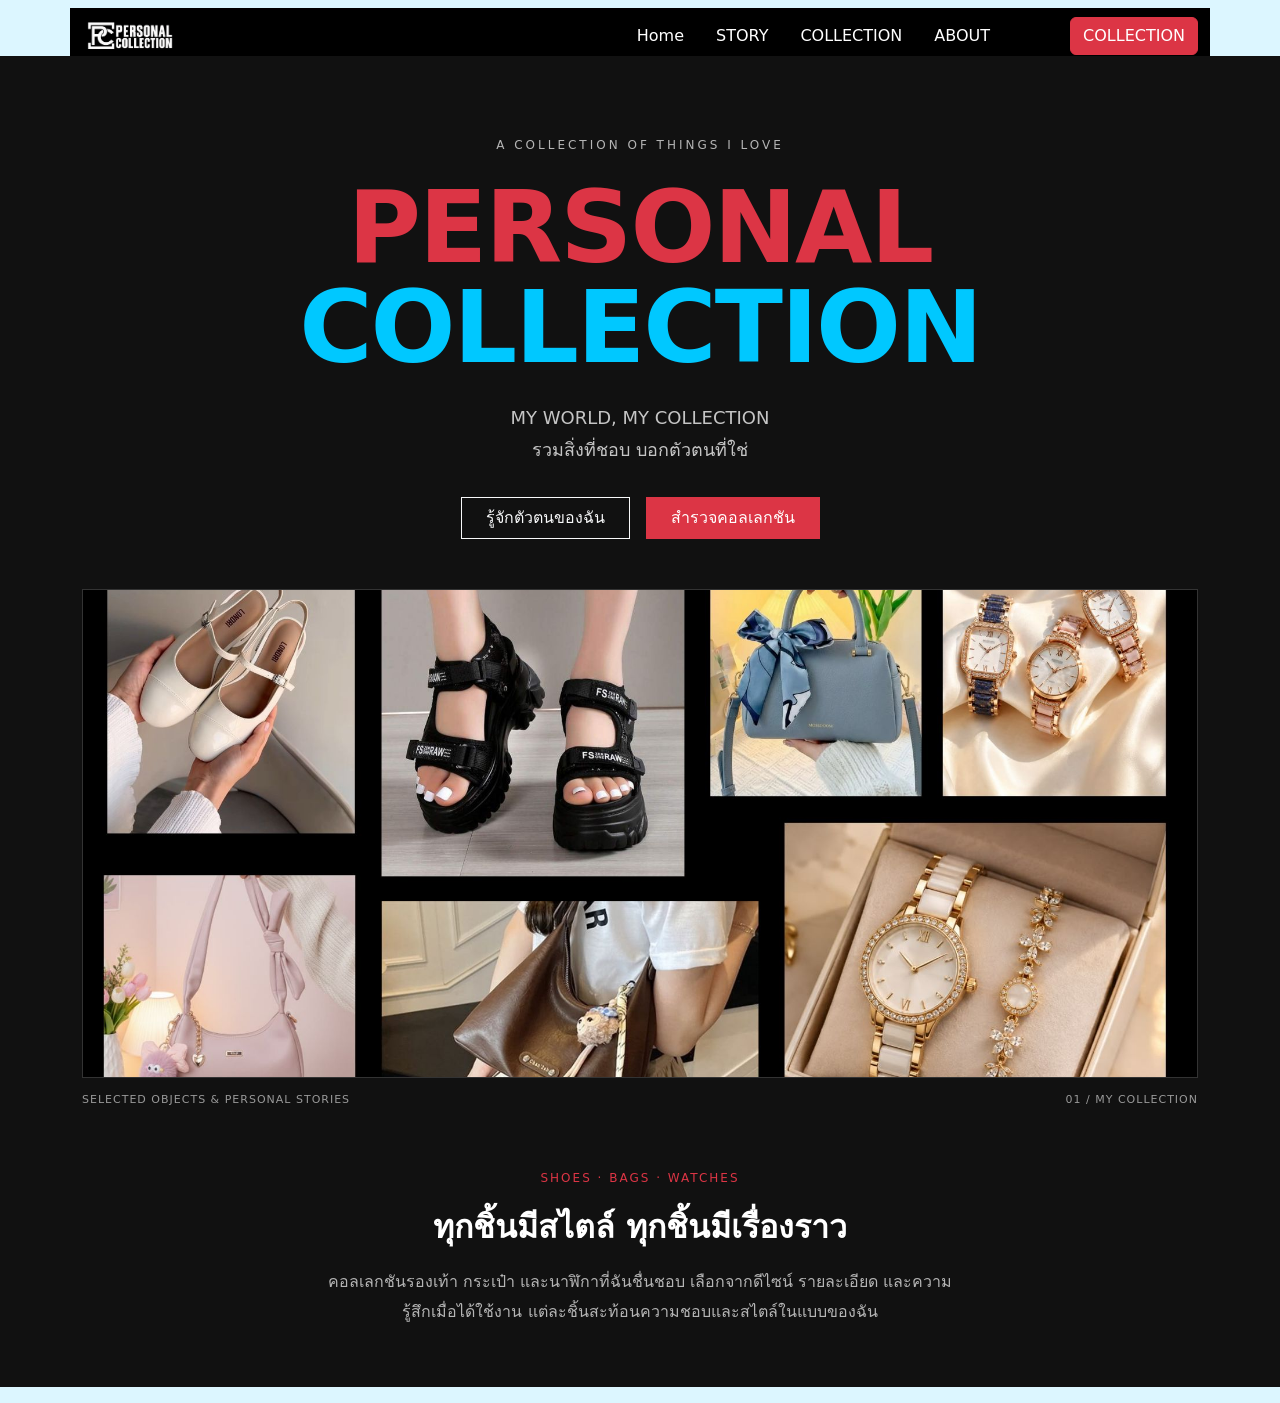
<file: index.html>
<!doctype html>
<html lang="en" data-bs-theme="light">

<head>
    <title>Personal Collection | My World</title>
    <!-- Required meta tags -->
    <meta charset="utf-8" />
    <meta name="viewport" content="width=device-width, initial-scale=1" />

    <!-- Bootstrap CSS v5.3.8 -->
    <link href="https://cdn.jsdelivr.net/npm/bootstrap@5.3.8/dist/css/bootstrap.min.css" rel="stylesheet"
        integrity="sha384-sRIl4kxILFvY47J16cr9ZwB07vP4J8+LH7qKQnuqkuIAvNWLzeN8tE5YBujZqJLB" crossorigin="anonymous" />

    <link rel="stylesheet" href="style.css" />



</head>

<body>
    <header>
        <!-- place navbar here -->
        <div class="container web-header">
            <div class="row justify-content-between align-items-center g-2">
                <div class="col-auto">
                    <a href="#">
                        <img id="logo" src="images/logo1.png" alt="Personal Collection"
                            style="width: 96px; height: auto; display: block;">
                    </a>
                </div>
                <div class="col">

                    <ul class="nav justify-content-end align-items-center">
                        <li class="nav-item">
                            <a class="nav-link active" href="#" aria-current="page">Home</a>
                        </li>
                        <li class="nav-item">
                            <a class="nav-link" href="story.html">STORY</a>
                        </li>
                        <li class="nav-item">
                            <a class="nav-link" href="collection.html">COLLECTION</a>
                        </li>
                        <li class="nav-item">
                            <a class="nav-link text-white" href="about.html">ABOUT</a>
                        </li>
                        <li class="nav-item">
                            <a class="nav-link" href="#"><i class="fas fa-search"></i></a>
                        </li>
                        <li class="nav-item">
                            <a class="nav-link" href="#"><i class="fa-brands fa-discord"></i></a>
                        </li>
                        <li class="nav-item">
                            <div class="d-grid gap-2">
                                <button type="button" name="" id="" class="btn btn-danger">
                                    COLLECTION
                                </button>
                            </div>
                        </li>

                    </ul>
                </div>
            </div>
        </div>
        <!--Banner-->
        <!-- Banner / HOME -->
        <section id="home" class="hero-section">
            <div class="container text-center">

                <p class="hero-label">A COLLECTION OF THINGS I LOVE</p>

                <h1 class="hero-title">
                    <span>PERSONAL</span><br>
                    COLLECTION
                </h1>

                <p class="hero-description">
                    MY WORLD, MY COLLECTION<br>
                    รวมสิ่งที่ชอบ บอกตัวตนที่ใช่
                </p>

                <div class="d-flex justify-content-center flex-wrap gap-3">
                    <a href="#about" class="btn btn-outline-light px-4 py-2 rounded-0">
                        รู้จักตัวตนของฉัน
                    </a>

                    <a href="story.html" class="btn btn-danger px-4 py-2 rounded-0">
                        สำรวจคอลเลกชัน
                    </a>
                </div>

                <div class="hero-image">
                    <img src="images/collection-cover.jpg" alt="ภาพรวมสิ่งของในคอลเลกชันของฉัน">
                </div>

                <div class="hero-caption">
                    <span>SELECTED OBJECTS & PERSONAL STORIES</span>
                    <span>01 / MY COLLECTION</span>
                </div>
                <div class="collection-intro">
                    <p class="intro-label">SHOES · BAGS · WATCHES</p>

                    <h2>ทุกชิ้นมีสไตล์ ทุกชิ้นมีเรื่องราว</h2>

                    <p class="intro-description">
                        คอลเลกชันรองเท้า กระเป๋า และนาฬิกาที่ฉันชื่นชอบ
                        เลือกจากดีไซน์ รายละเอียด และความรู้สึกเมื่อได้ใช้งาน
                        แต่ละชิ้นสะท้อนความชอบและสไตล์ในแบบของฉัน
                    </p>
                </div>
            </div>
        </section>

    </header>

    <footer>
        <!-- place footer here -->
    </footer>
    <!-- Bootstrap JavaScript Bundle (includes Popper) -->
    <script src="https://cdn.jsdelivr.net/npm/bootstrap@5.3.8/dist/js/bootstrap.bundle.min.js"
        integrity="sha384-FKyoEForCGlyvwx9Hj09JcYn3nv7wiPVlz7YYwJrWVcXK/BmnVDxM+D2scQbITxI"
        crossorigin="anonymous"></script>
</body>

</html>
</file>
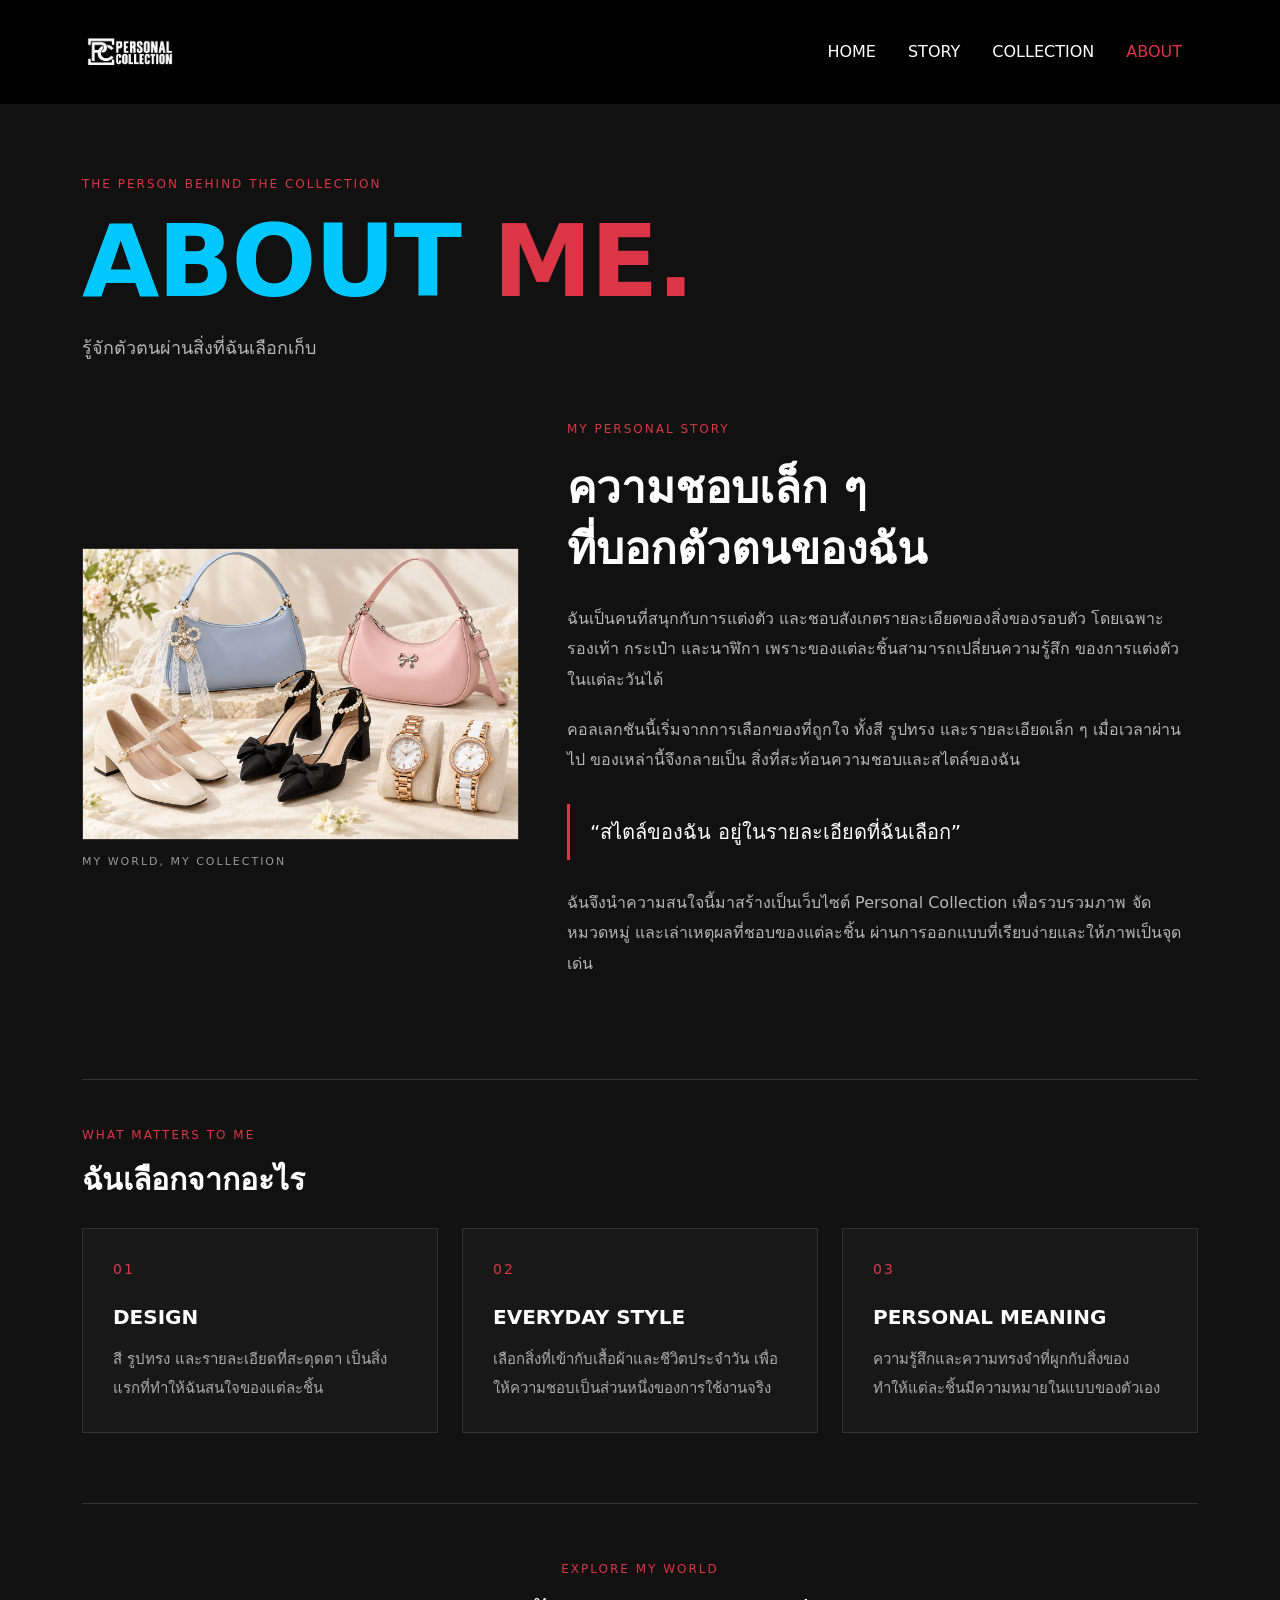
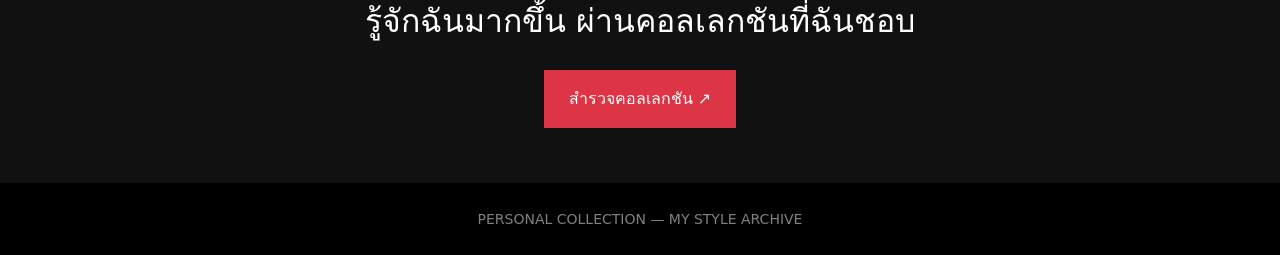
<file: about.html>
<!doctype html>
<html lang="th">

<head>
    <meta charset="utf-8">
    <meta name="viewport" content="width=device-width, initial-scale=1">

    <title>About | Personal Collection</title>

    <link
        href="https://cdn.jsdelivr.net/npm/bootstrap@5.3.8/dist/css/bootstrap.min.css"
        rel="stylesheet"
    >

    <link rel="stylesheet" href="style.css">
</head>

<body class="bg-dark text-white">

    <!-- เมนู -->
    <header class="bg-black">
        <nav class="container py-3" aria-label="เมนูหลัก">
            <div class="d-flex justify-content-between align-items-center flex-wrap gap-3">

                <a href="index.html">
                    <img
                        src="images/logo1.png"
                        alt="Personal Collection"
                        style="width: 96px; height: auto; display: block;"
                    >
                </a>

                <ul class="nav align-items-center">
                    <li class="nav-item">
                        <a class="nav-link text-white" href="index.html">
                            HOME
                        </a>
                    </li>

                    <li class="nav-item">
                        <a class="nav-link text-white" href="story.html">
                            STORY
                        </a>
                    </li>

                    <li class="nav-item">
                        <a class="nav-link text-white" href="collection.html">
                            COLLECTION
                        </a>
                    </li>

                    <li class="nav-item">
                        <a
                            class="nav-link text-danger"
                            href="about.html"
                            aria-current="page"
                        >
                            ABOUT
                        </a>
                    </li>
                </ul>

            </div>
        </nav>
    </header>

    <main class="about-page">
        <div class="container">

            <!-- หัวข้อหน้า -->
            <div class="about-heading">
                <p class="about-label">THE PERSON BEHIND THE COLLECTION</p>

                <h1>ABOUT <span>ME.</span></h1>

                <p class="about-subtitle">
                    รู้จักตัวตนผ่านสิ่งที่ฉันเลือกเก็บ
                </p>
            </div>

            <!-- ภาพและเรื่องราว -->
            <section class="row align-items-center g-5">

                <div class="col-12 col-lg-5">
                    <figure class="about-photo">
                        <img
                            src="images/ALL.png"
                            alt="ภาพที่สะท้อนตัวตนและความชอบด้านแฟชั่นของฉัน"
                        >

                        <figcaption>
                            MY WORLD, MY COLLECTION
                        </figcaption>
                    </figure>
                </div>

                <div class="col-12 col-lg-7">
                    <div class="about-content">
                        <p class="about-label">MY PERSONAL STORY</p>

                        <h2>ความชอบเล็ก ๆ<br>ที่บอกตัวตนของฉัน</h2>

                        <p>
                            ฉันเป็นคนที่สนุกกับการแต่งตัว
                            และชอบสังเกตรายละเอียดของสิ่งของรอบตัว
                            โดยเฉพาะรองเท้า กระเป๋า และนาฬิกา
                            เพราะของแต่ละชิ้นสามารถเปลี่ยนความรู้สึก
                            ของการแต่งตัวในแต่ละวันได้
                        </p>

                        <p>
                            คอลเลกชันนี้เริ่มจากการเลือกของที่ถูกใจ
                            ทั้งสี รูปทรง และรายละเอียดเล็ก ๆ
                            เมื่อเวลาผ่านไป ของเหล่านี้จึงกลายเป็น
                            สิ่งที่สะท้อนความชอบและสไตล์ของฉัน
                        </p>

                        <blockquote class="about-quote">
                            “สไตล์ของฉัน อยู่ในรายละเอียดที่ฉันเลือก”
                        </blockquote>

                        <p>
                            ฉันจึงนำความสนใจนี้มาสร้างเป็นเว็บไซต์
                            Personal Collection เพื่อรวบรวมภาพ
                            จัดหมวดหมู่ และเล่าเหตุผลที่ชอบของแต่ละชิ้น
                            ผ่านการออกแบบที่เรียบง่ายและให้ภาพเป็นจุดเด่น
                        </p>
                    </div>
                </div>

            </section>

            <!-- แนวคิดในการเลือก -->
            <section class="about-values" aria-labelledby="values-title">

                <div class="about-section-heading">
                    <p class="about-label">WHAT MATTERS TO ME</p>
                    <h2 id="values-title">ฉันเลือกจากอะไร</h2>
                </div>

                <div class="row g-4">

                    <div class="col-12 col-md-4">
                        <article class="about-value-card">
                            <span class="about-number">01</span>
                            <h3>DESIGN</h3>
                            <p>
                                สี รูปทรง และรายละเอียดที่สะดุดตา
                                เป็นสิ่งแรกที่ทำให้ฉันสนใจของแต่ละชิ้น
                            </p>
                        </article>
                    </div>

                    <div class="col-12 col-md-4">
                        <article class="about-value-card">
                            <span class="about-number">02</span>
                            <h3>EVERYDAY STYLE</h3>
                            <p>
                                เลือกสิ่งที่เข้ากับเสื้อผ้าและชีวิตประจำวัน
                                เพื่อให้ความชอบเป็นส่วนหนึ่งของการใช้งานจริง
                            </p>
                        </article>
                    </div>

                    <div class="col-12 col-md-4">
                        <article class="about-value-card">
                            <span class="about-number">03</span>
                            <h3>PERSONAL MEANING</h3>
                            <p>
                                ความรู้สึกและความทรงจำที่ผูกกับสิ่งของ
                                ทำให้แต่ละชิ้นมีความหมายในแบบของตัวเอง
                            </p>
                        </article>
                    </div>

                </div>
            </section>

            <!-- ปุ่มท้ายหน้า -->
            <section class="about-cta">
                <p class="about-label">EXPLORE MY WORLD</p>
                <h2>รู้จักฉันมากขึ้น ผ่านคอลเลกชันที่ฉันชอบ</h2>

                <a
                    href="story.html"
                    class="btn btn-danger rounded-0 px-4 py-3"
                >
                    สำรวจคอลเลกชัน ↗
                </a>
            </section>

        </div>
    </main>

    <footer class="bg-black text-center text-white-50 py-4">
        <small>PERSONAL COLLECTION — MY STYLE ARCHIVE</small>
    </footer>

</body>

</html>
</file>
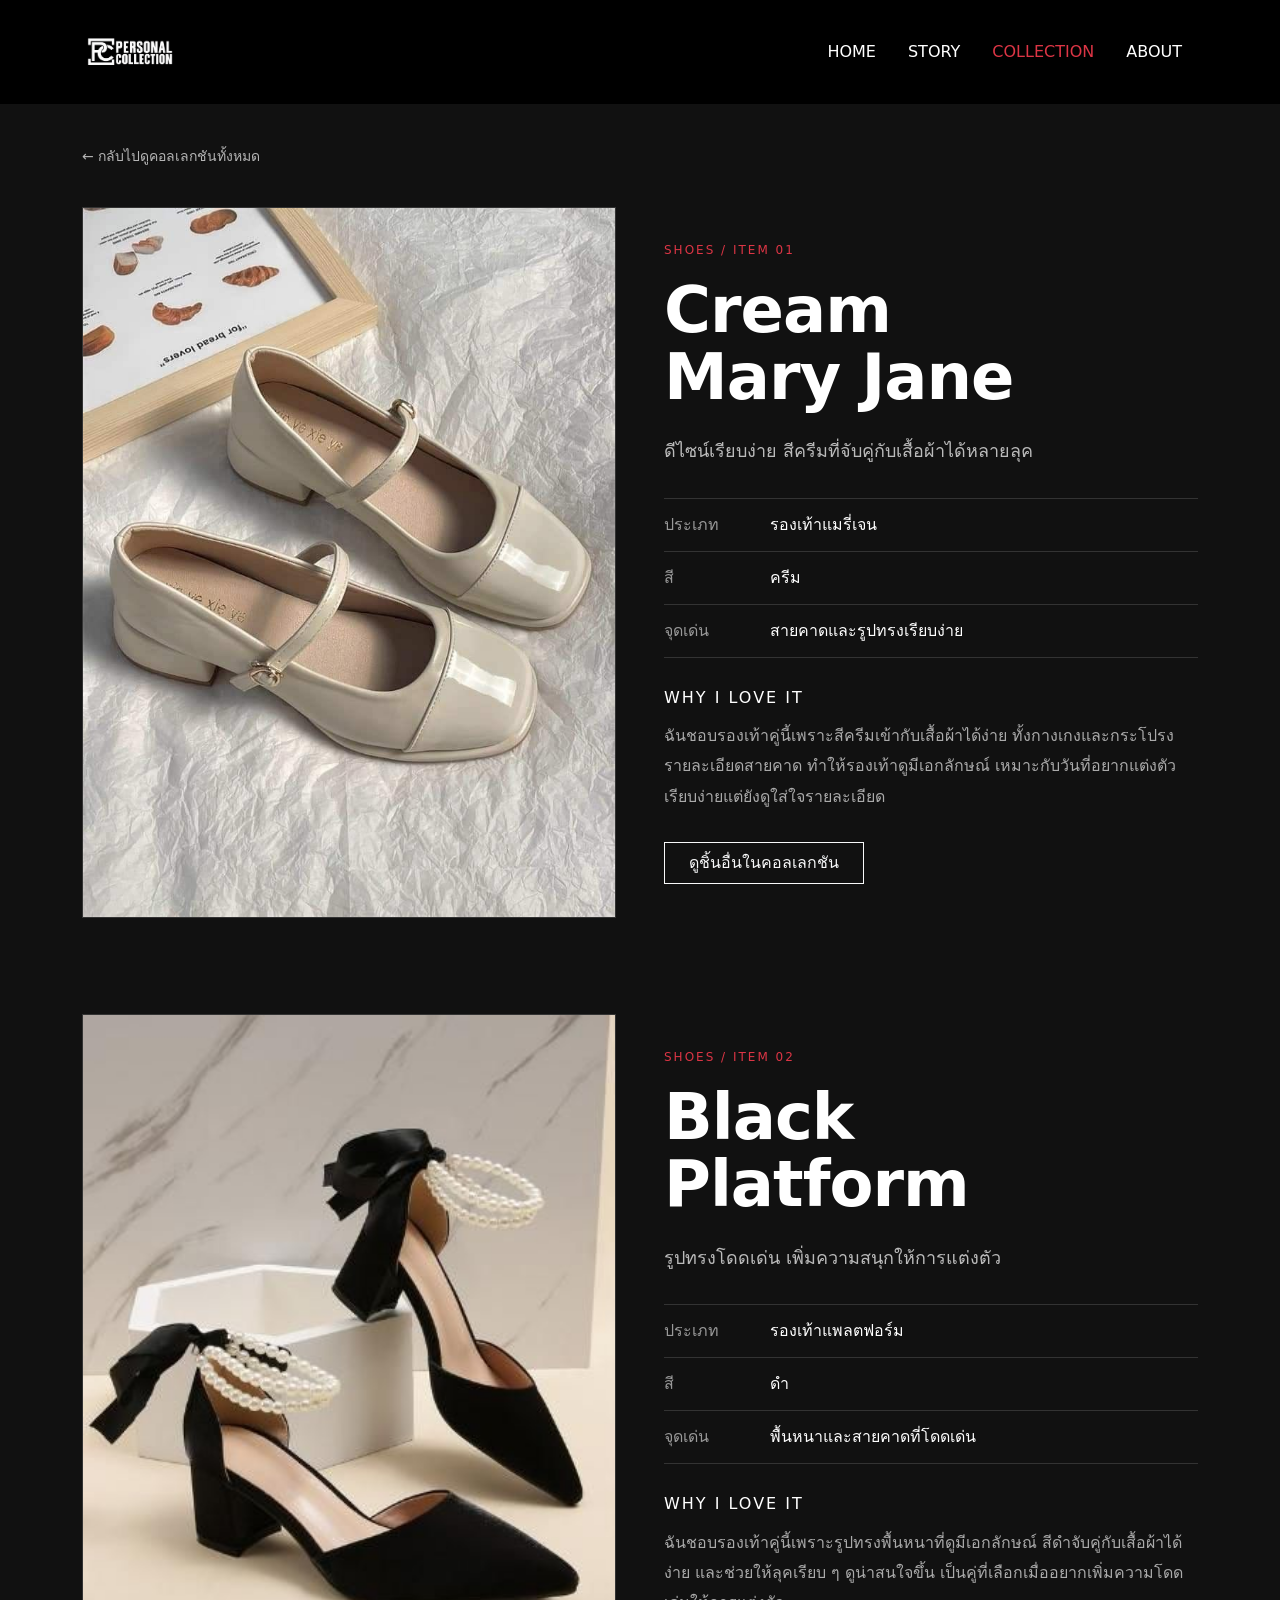
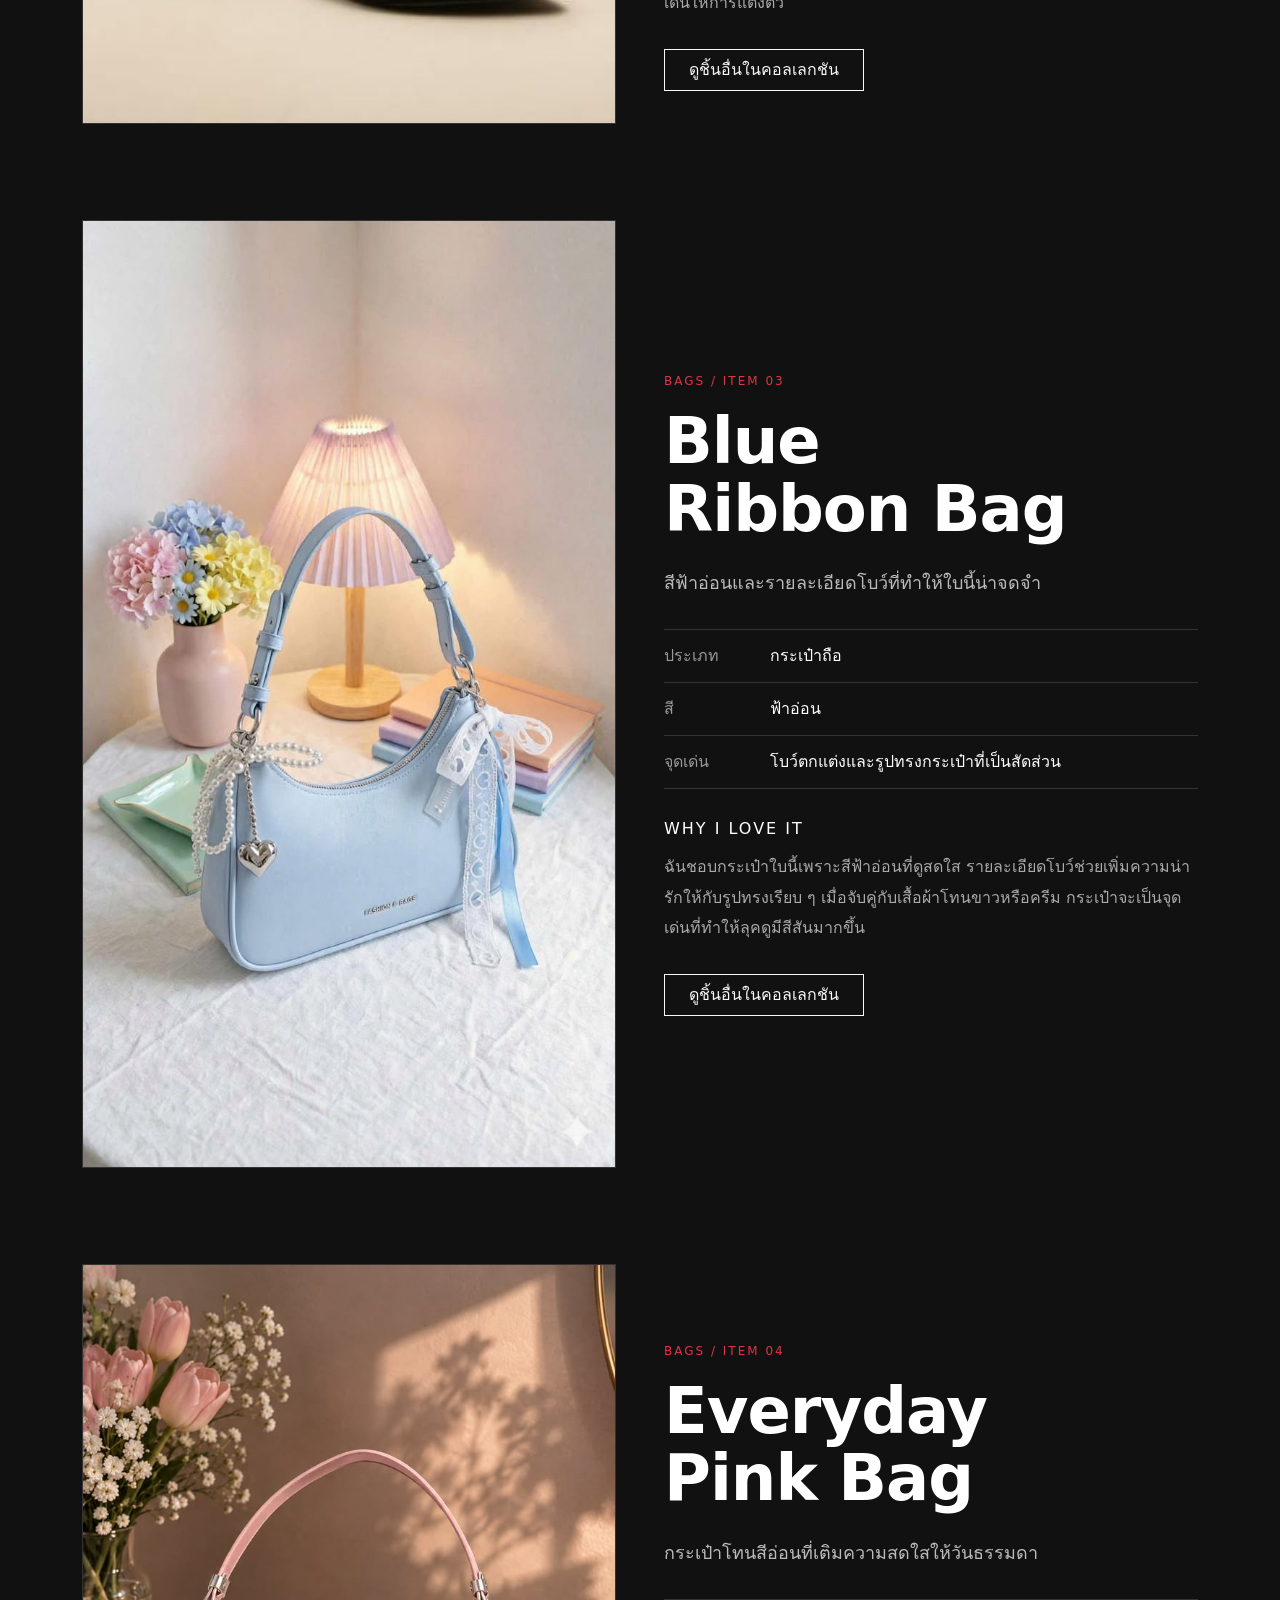
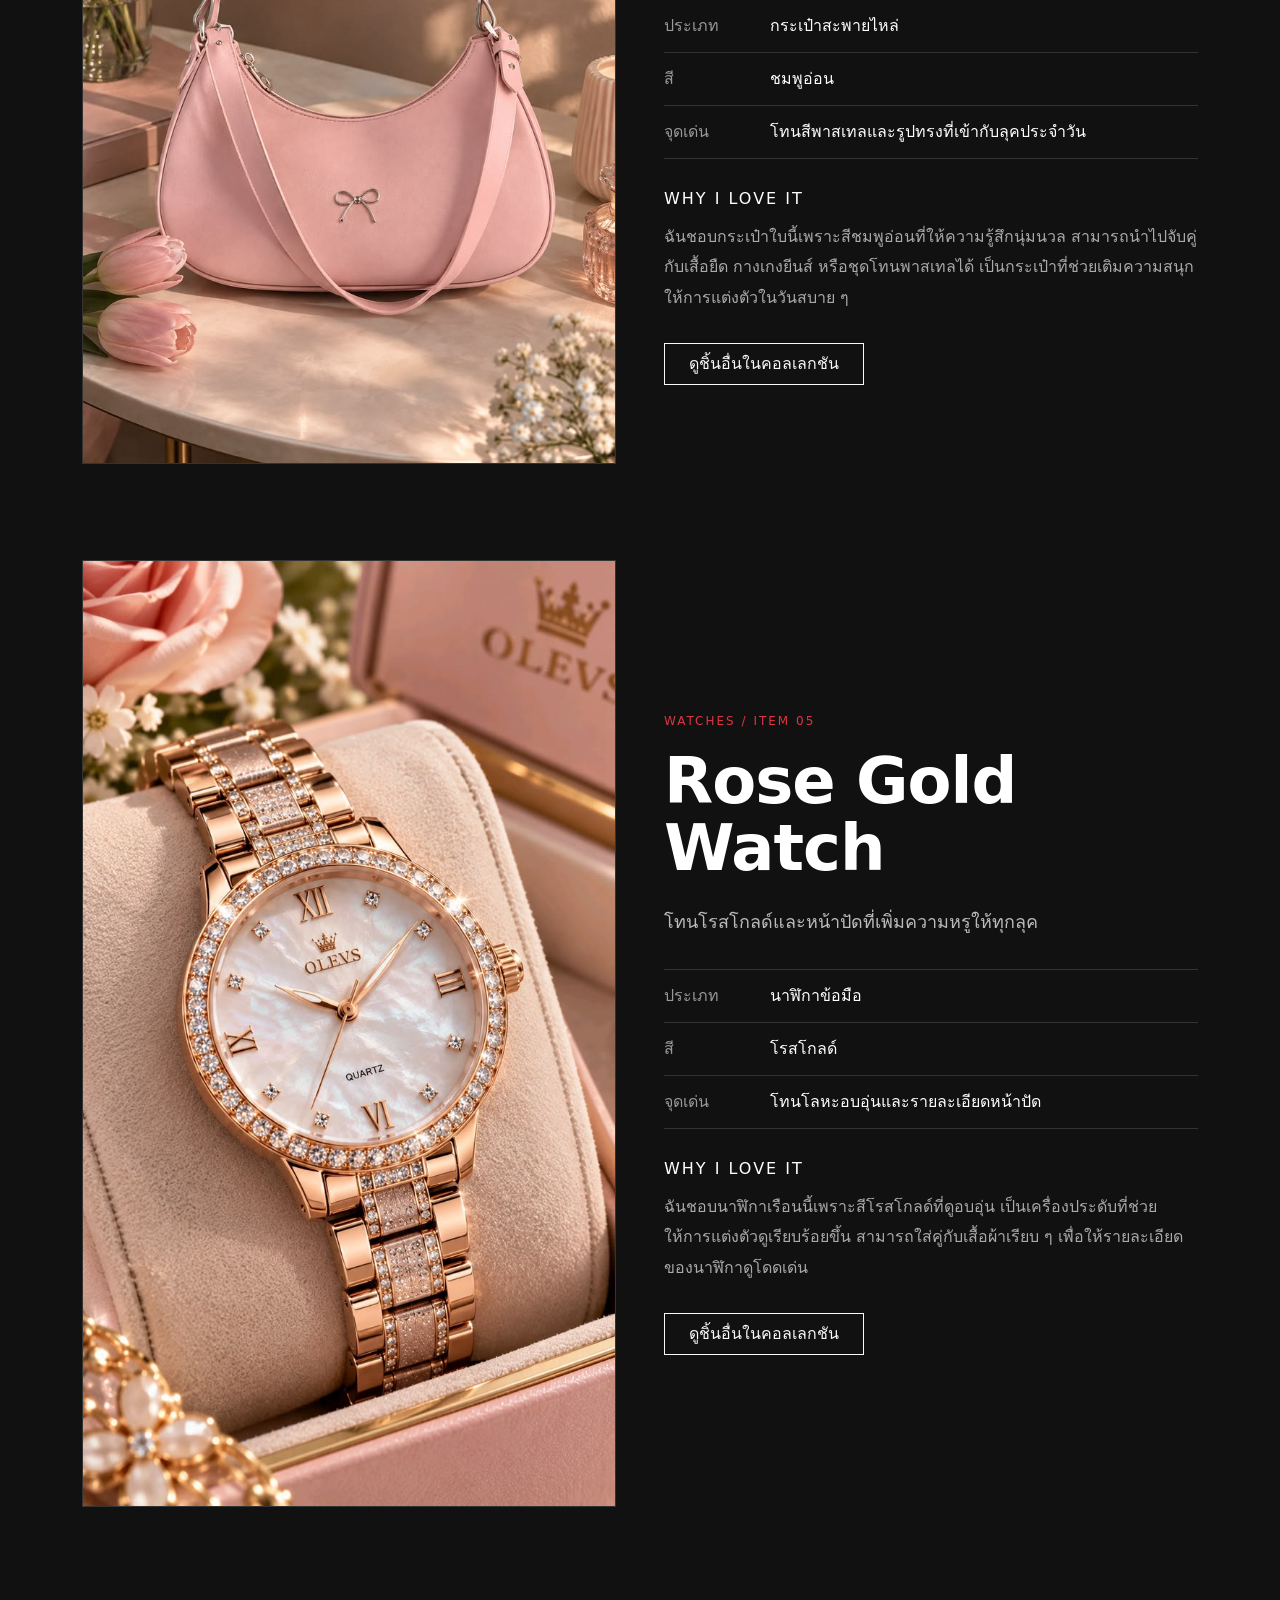
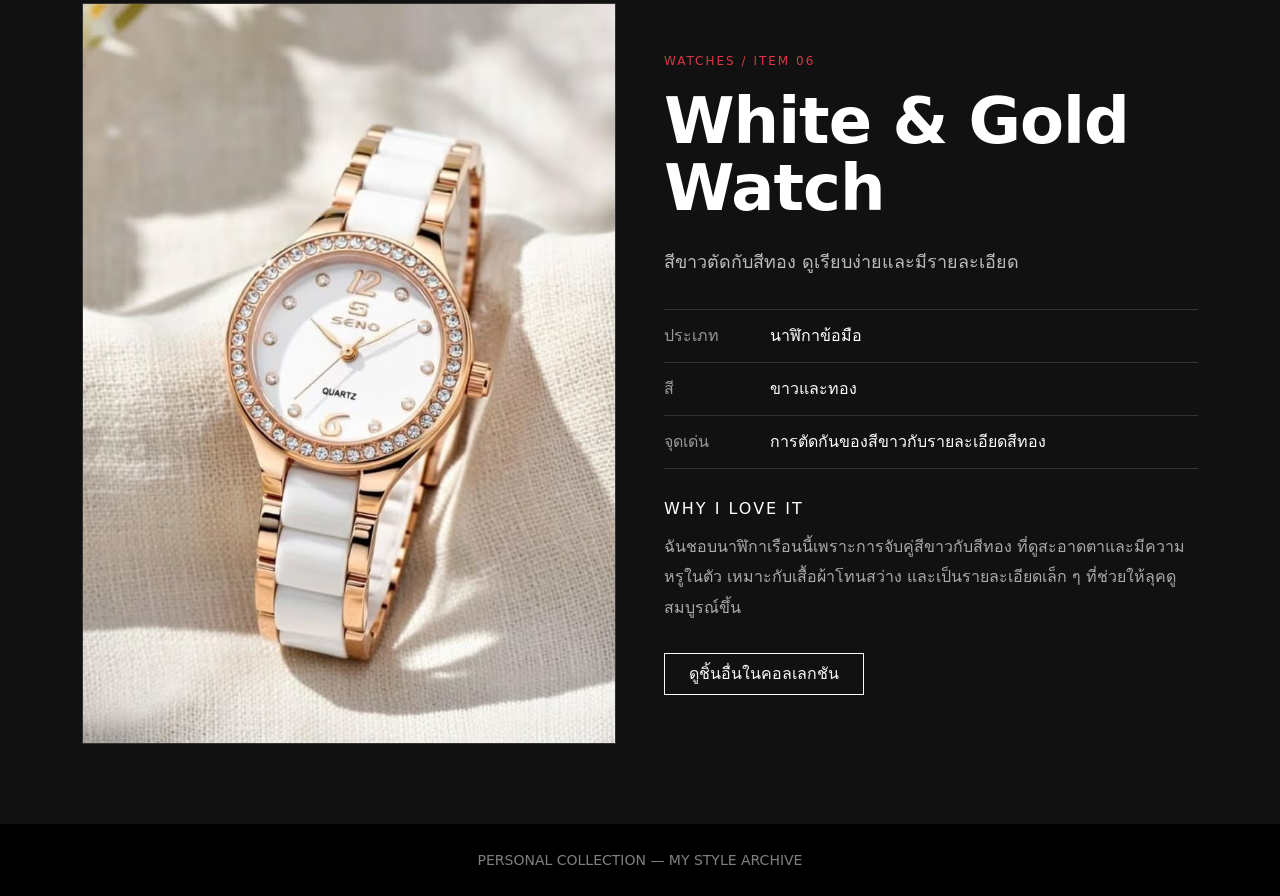
<file: collection.html>
<!doctype html>
<html lang="th">

<head>
    <meta charset="utf-8">
    <meta name="viewport" content="width=device-width, initial-scale=1">

    <title>Collection | Personal Collection</title>

    <link href="https://cdn.jsdelivr.net/npm/bootstrap@5.3.8/dist/css/bootstrap.min.css" rel="stylesheet">

    <link rel="stylesheet" href="style.css">
</head>

<body class="bg-dark text-white">

    <!-- เมนู -->
    <header class="bg-black">
        <nav class="container py-3" aria-label="เมนูหลัก">
            <div class="d-flex justify-content-between align-items-center flex-wrap gap-3">

                <a href="index.html">
                    <img src="images/logo1.png" alt="Personal Collection"
                        style="width: 96px; height: auto; display: block;">
                </a>

                <ul class="nav align-items-center">
                    <li class="nav-item">
                        <a class="nav-link text-white" href="index.html">
                            HOME
                        </a>
                    </li>

                    <li class="nav-item">
                        <a class="nav-link text-white" href="story.html">
                            STORY
                        </a>
                    </li>

                    <li class="nav-item">
                        <a class="nav-link text-danger" href="collection.html" aria-current="page">
                            COLLECTION
                        </a>
                    </li>

                    <li class="nav-item">
                        <a class="nav-link text-white" href="about.html">ABOUT</a>
                    </li>
                </ul>

            </div>
        </nav>
    </header>

    <main class="collection-detail-page">
        <div class="container">

            <a href="story.html" class="back-link">
                ← กลับไปดูคอลเลกชันทั้งหมด
            </a>

            <h1 class="visually-hidden">
                รายละเอียดคอลเลกชันรองเท้า กระเป๋า และนาฬิกา
            </h1>

            <!-- ชิ้นที่ 1 : Cream Mary Jane -->
            <section id="shoes-01" class="row align-items-center g-5">

                <div class="col-12 col-lg-6">
                    <div class="detail-image">
                        <img src="images/shoes-01.jpg" alt="รองเท้าแมรี่เจนสีครีม">
                    </div>
                </div>

                <div class="col-12 col-lg-6">
                    <p class="detail-label">SHOES / ITEM 01</p>

                    <h2 class="detail-title">Cream<br>Mary Jane</h2>

                    <p class="detail-summary">
                        ดีไซน์เรียบง่าย สีครีมที่จับคู่กับเสื้อผ้าได้หลายลุค
                    </p>

                    <dl class="detail-specs">
                        <div>
                            <dt>ประเภท</dt>
                            <dd>รองเท้าแมรี่เจน</dd>
                        </div>

                        <div>
                            <dt>สี</dt>
                            <dd>ครีม</dd>
                        </div>

                        <div>
                            <dt>จุดเด่น</dt>
                            <dd>สายคาดและรูปทรงเรียบง่าย</dd>
                        </div>
                    </dl>

                    <div class="detail-story">
                        <h3>WHY I LOVE IT</h3>

                        <p>
                            ฉันชอบรองเท้าคู่นี้เพราะสีครีมเข้ากับเสื้อผ้าได้ง่าย
                            ทั้งกางเกงและกระโปรง รายละเอียดสายคาด
                            ทำให้รองเท้าดูมีเอกลักษณ์
                            เหมาะกับวันที่อยากแต่งตัวเรียบง่ายแต่ยังดูใส่ใจรายละเอียด
                        </p>
                    </div>

                    <a href="story.html" class="btn btn-outline-light rounded-0 px-4 py-2">
                        ดูชิ้นอื่นในคอลเลกชัน
                    </a>
                </div>

            </section>

            <!-- ชิ้นที่ 2 : Black Platform -->
            <section id="shoes-02" class="row align-items-center g-5 mt-5">

                <div class="col-12 col-lg-6">
                    <div class="detail-image">
                        <img src="images/shoes-02.jpg" alt="รองเท้าแพลตฟอร์มสีดำ" loading="lazy">
                    </div>
                </div>

                <div class="col-12 col-lg-6">
                    <p class="detail-label">SHOES / ITEM 02</p>

                    <h2 class="detail-title">Black<br>Platform</h2>

                    <p class="detail-summary">
                        รูปทรงโดดเด่น เพิ่มความสนุกให้การแต่งตัว
                    </p>

                    <dl class="detail-specs">
                        <div>
                            <dt>ประเภท</dt>
                            <dd>รองเท้าแพลตฟอร์ม</dd>
                        </div>

                        <div>
                            <dt>สี</dt>
                            <dd>ดำ</dd>
                        </div>

                        <div>
                            <dt>จุดเด่น</dt>
                            <dd>พื้นหนาและสายคาดที่โดดเด่น</dd>
                        </div>
                    </dl>

                    <div class="detail-story">
                        <h3>WHY I LOVE IT</h3>

                        <p>
                            ฉันชอบรองเท้าคู่นี้เพราะรูปทรงพื้นหนาที่ดูมีเอกลักษณ์
                            สีดำจับคู่กับเสื้อผ้าได้ง่าย
                            และช่วยให้ลุคเรียบ ๆ ดูน่าสนใจขึ้น
                            เป็นคู่ที่เลือกเมื่ออยากเพิ่มความโดดเด่นให้การแต่งตัว
                        </p>
                    </div>

                    <a href="story.html" class="btn btn-outline-light rounded-0 px-4 py-2">
                        ดูชิ้นอื่นในคอลเลกชัน
                    </a>
                </div>

            </section>

            <!-- ชิ้นที่ 3 : Blue Ribbon Bag -->
            <section id="bag-01" class="row align-items-center g-5 mt-5">

                <div class="col-12 col-lg-6">
                    <div class="detail-image">
                        <img src="images/bag-01.jpg" alt="กระเป๋าสีฟ้าตกแต่งโบว์" loading="lazy">
                    </div>
                </div>

                <div class="col-12 col-lg-6">
                    <p class="detail-label">BAGS / ITEM 03</p>

                    <h2 class="detail-title">Blue<br>Ribbon Bag</h2>

                    <p class="detail-summary">
                        สีฟ้าอ่อนและรายละเอียดโบว์ที่ทำให้ใบนี้น่าจดจำ
                    </p>

                    <dl class="detail-specs">
                        <div>
                            <dt>ประเภท</dt>
                            <dd>กระเป๋าถือ</dd>
                        </div>

                        <div>
                            <dt>สี</dt>
                            <dd>ฟ้าอ่อน</dd>
                        </div>

                        <div>
                            <dt>จุดเด่น</dt>
                            <dd>โบว์ตกแต่งและรูปทรงกระเป๋าที่เป็นสัดส่วน</dd>
                        </div>
                    </dl>

                    <div class="detail-story">
                        <h3>WHY I LOVE IT</h3>

                        <p>
                            ฉันชอบกระเป๋าใบนี้เพราะสีฟ้าอ่อนที่ดูสดใส
                            รายละเอียดโบว์ช่วยเพิ่มความน่ารักให้กับรูปทรงเรียบ ๆ
                            เมื่อจับคู่กับเสื้อผ้าโทนขาวหรือครีม
                            กระเป๋าจะเป็นจุดเด่นที่ทำให้ลุคดูมีสีสันมากขึ้น
                        </p>
                    </div>

                    <a href="story.html" class="btn btn-outline-light rounded-0 px-4 py-2">
                        ดูชิ้นอื่นในคอลเลกชัน
                    </a>
                </div>

            </section>

            <!-- ชิ้นที่ 4 : Everyday Pink Bag -->
            <section id="bag-02" class="row align-items-center g-5 mt-5">

                <div class="col-12 col-lg-6">
                    <div class="detail-image">
                        <img src="images/bag-02.jpg" alt="กระเป๋าสีชมพู" loading="lazy">
                    </div>
                </div>

                <div class="col-12 col-lg-6">
                    <p class="detail-label">BAGS / ITEM 04</p>

                    <h2 class="detail-title">Everyday<br>Pink Bag</h2>

                    <p class="detail-summary">
                        กระเป๋าโทนสีอ่อนที่เติมความสดใสให้วันธรรมดา
                    </p>

                    <dl class="detail-specs">
                        <div>
                            <dt>ประเภท</dt>
                            <dd>กระเป๋าสะพายไหล่</dd>
                        </div>

                        <div>
                            <dt>สี</dt>
                            <dd>ชมพูอ่อน</dd>
                        </div>

                        <div>
                            <dt>จุดเด่น</dt>
                            <dd>โทนสีพาสเทลและรูปทรงที่เข้ากับลุคประจำวัน</dd>
                        </div>
                    </dl>

                    <div class="detail-story">
                        <h3>WHY I LOVE IT</h3>

                        <p>
                            ฉันชอบกระเป๋าใบนี้เพราะสีชมพูอ่อนที่ให้ความรู้สึกนุ่มนวล
                            สามารถนำไปจับคู่กับเสื้อยืด กางเกงยีนส์
                            หรือชุดโทนพาสเทลได้
                            เป็นกระเป๋าที่ช่วยเติมความสนุกให้การแต่งตัวในวันสบาย ๆ
                        </p>
                    </div>

                    <a href="story.html" class="btn btn-outline-light rounded-0 px-4 py-2">
                        ดูชิ้นอื่นในคอลเลกชัน
                    </a>
                </div>

            </section>

            <!-- ชิ้นที่ 5 : Rose Gold Watch -->
            <section id="watch-01" class="row align-items-center g-5 mt-5">

                <div class="col-12 col-lg-6">
                    <div class="detail-image">
                        <img src="images/watch-01.jpg" alt="นาฬิกาโทนโรสโกลด์" loading="lazy">
                    </div>
                </div>

                <div class="col-12 col-lg-6">
                    <p class="detail-label">WATCHES / ITEM 05</p>

                    <h2 class="detail-title">Rose Gold<br>Watch</h2>

                    <p class="detail-summary">
                        โทนโรสโกลด์และหน้าปัดที่เพิ่มความหรูให้ทุกลุค
                    </p>

                    <dl class="detail-specs">
                        <div>
                            <dt>ประเภท</dt>
                            <dd>นาฬิกาข้อมือ</dd>
                        </div>

                        <div>
                            <dt>สี</dt>
                            <dd>โรสโกลด์</dd>
                        </div>

                        <div>
                            <dt>จุดเด่น</dt>
                            <dd>โทนโลหะอบอุ่นและรายละเอียดหน้าปัด</dd>
                        </div>
                    </dl>

                    <div class="detail-story">
                        <h3>WHY I LOVE IT</h3>

                        <p>
                            ฉันชอบนาฬิกาเรือนนี้เพราะสีโรสโกลด์ที่ดูอบอุ่น
                            เป็นเครื่องประดับที่ช่วยให้การแต่งตัวดูเรียบร้อยขึ้น
                            สามารถใส่คู่กับเสื้อผ้าเรียบ ๆ
                            เพื่อให้รายละเอียดของนาฬิกาดูโดดเด่น
                        </p>
                    </div>

                    <a href="story.html" class="btn btn-outline-light rounded-0 px-4 py-2">
                        ดูชิ้นอื่นในคอลเลกชัน
                    </a>
                </div>

            </section>

            <!-- ชิ้นที่ 6 : White & Gold Watch -->
            <section id="watch-02" class="row align-items-center g-5 mt-5">

                <div class="col-12 col-lg-6">
                    <div class="detail-image">
                        <img src="images/watch-02.jpg" alt="นาฬิกาสีขาวและทอง" loading="lazy">
                    </div>
                </div>

                <div class="col-12 col-lg-6">
                    <p class="detail-label">WATCHES / ITEM 06</p>

                    <h2 class="detail-title">White &amp; Gold<br>Watch</h2>

                    <p class="detail-summary">
                        สีขาวตัดกับสีทอง ดูเรียบง่ายและมีรายละเอียด
                    </p>

                    <dl class="detail-specs">
                        <div>
                            <dt>ประเภท</dt>
                            <dd>นาฬิกาข้อมือ</dd>
                        </div>

                        <div>
                            <dt>สี</dt>
                            <dd>ขาวและทอง</dd>
                        </div>

                        <div>
                            <dt>จุดเด่น</dt>
                            <dd>การตัดกันของสีขาวกับรายละเอียดสีทอง</dd>
                        </div>
                    </dl>

                    <div class="detail-story">
                        <h3>WHY I LOVE IT</h3>

                        <p>
                            ฉันชอบนาฬิกาเรือนนี้เพราะการจับคู่สีขาวกับสีทอง
                            ที่ดูสะอาดตาและมีความหรูในตัว
                            เหมาะกับเสื้อผ้าโทนสว่าง
                            และเป็นรายละเอียดเล็ก ๆ ที่ช่วยให้ลุคดูสมบูรณ์ขึ้น
                        </p>
                    </div>

                    <a href="story.html" class="btn btn-outline-light rounded-0 px-4 py-2">
                        ดูชิ้นอื่นในคอลเลกชัน
                    </a>
                </div>

            </section>

        </div>
    </main>

    <footer class="bg-black text-center text-white-50 py-4">
        <small>PERSONAL COLLECTION — MY STYLE ARCHIVE</small>
    </footer>

</body>

</html>
</file>
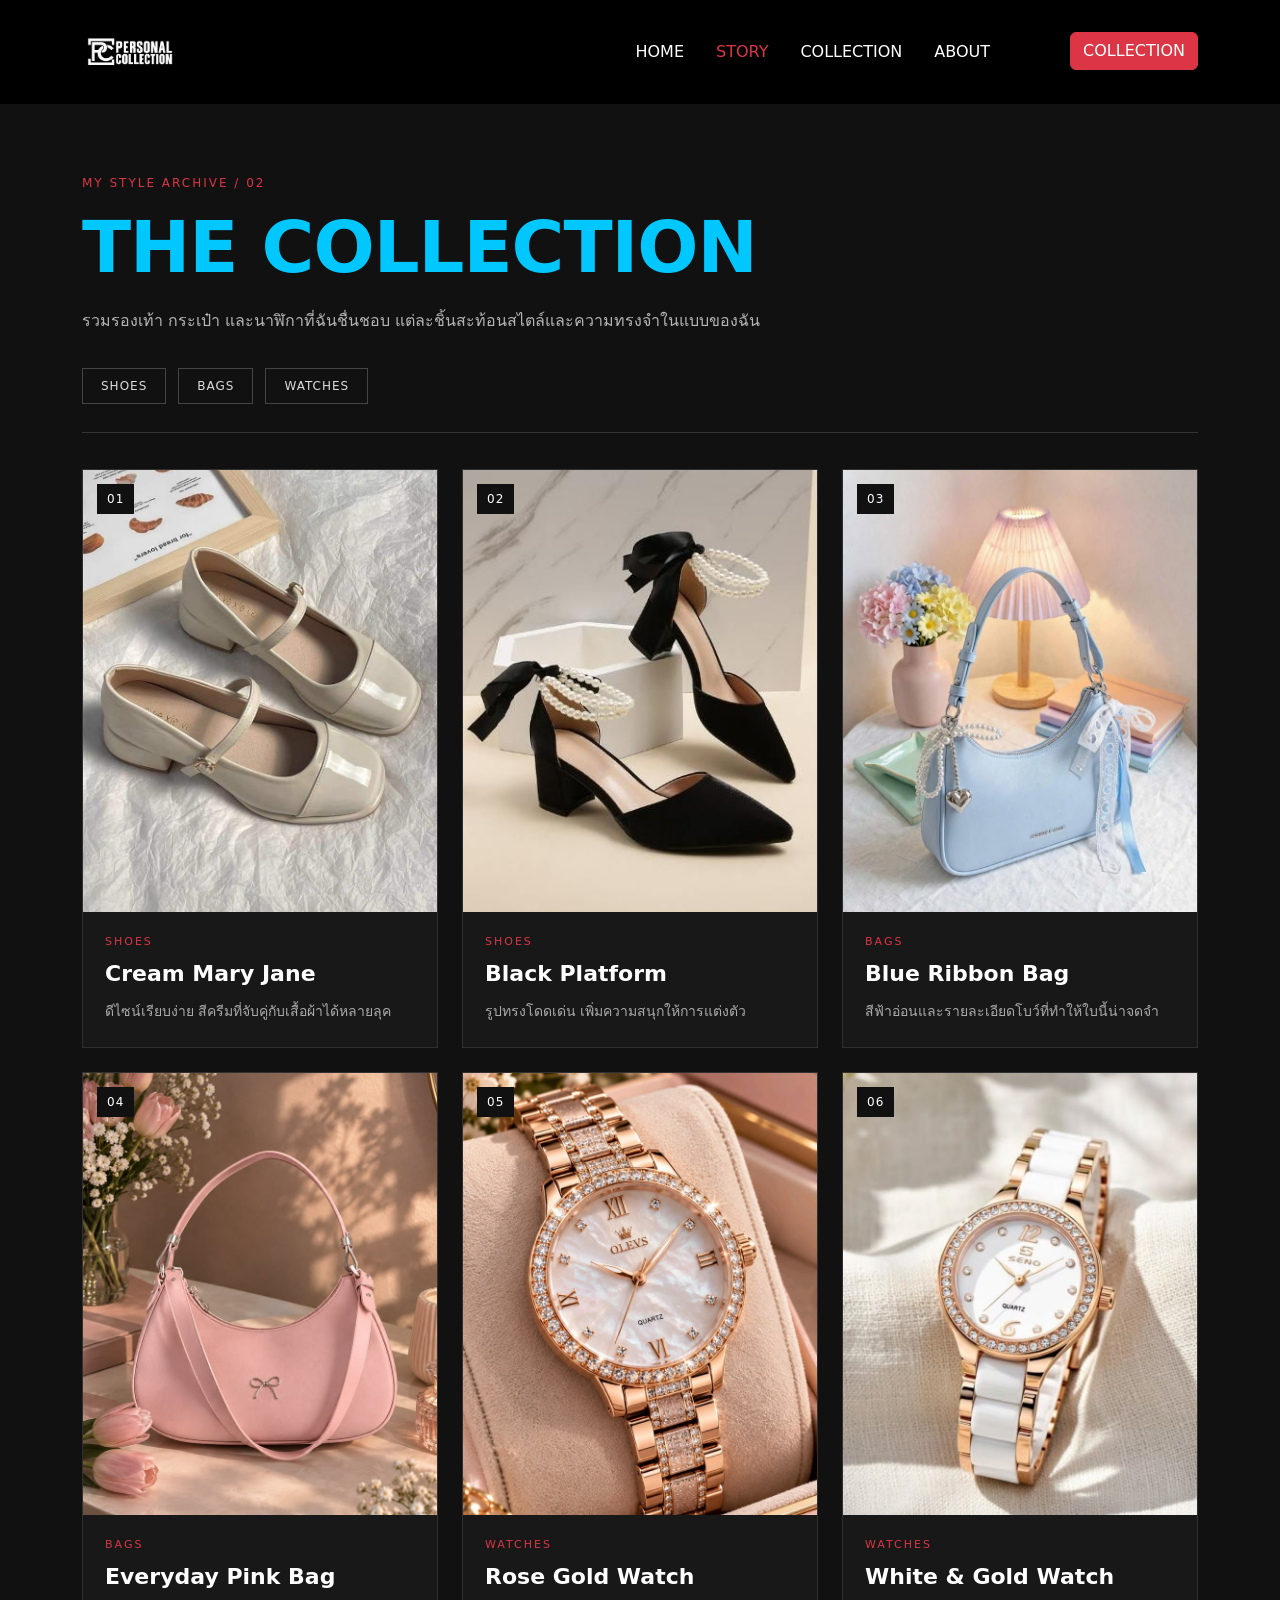
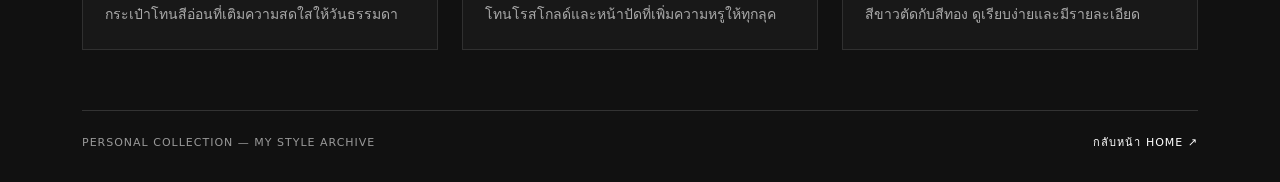
<file: story.html>
<!doctype html>
<html lang="th">

<head>
    <meta charset="utf-8">
    <meta name="viewport" content="width=device-width, initial-scale=1">

    <title>Story | Personal Collection</title>

    <link href="https://cdn.jsdelivr.net/npm/bootstrap@5.3.8/dist/css/bootstrap.min.css" rel="stylesheet">

    <link rel="stylesheet" href="style.css">
</head>

<body class="bg-dark text-white">

    <header class="bg-black">
        <nav class="container py-3" aria-label="เมนูหลัก">
            <div class="d-flex justify-content-between align-items-center flex-wrap gap-3">

                <a href="index.html">
                    <img src="images/logo1.png" alt="Personal Collection"
                        style="width: 96px; height: auto; display: block;">
                </a>

                <ul class="nav">
                    <li class="nav-item">
                        <a class="nav-link text-white" href="index.html">
                            HOME
                        </a>
                    </li>

                    <li class="nav-item">
                        <a class="nav-link text-danger active" href="story.html" aria-current="page">
                            STORY
                        </a>
                    <li class="nav-item">
                        <a class="nav-link" href="collection.html">COLLECTION</a>
                    </li>
                    <li class="nav-item">
                        <a class="nav-link text-white" href="about.html">ABOUT</a>
                    </li>
                    <li class="nav-item">
                        <a class="nav-link" href="#"><i class="fas fa-search"></i></a>
                    </li>
                    <li class="nav-item">
                        <a class="nav-link" href="#"><i class="fa-brands fa-discord"></i></a>
                    </li>
                    <li class="nav-item">
                        <div class="d-grid gap-2">
                            <button type="button" name="" id="" class="btn btn-danger">
                                COLLECTION
                            </button>
                        </div>
                    </li>
                    </li>
                </ul>

            </div>
        </nav>
    </header>

    <main class="story-page">
        <div class="container">

            <!-- หัวข้อหน้า -->
            <div class="story-heading">
                <p class="story-label">MY STYLE ARCHIVE / 02</p>

                <h1>THE COLLECTION</h1>

                <p class="story-description">
                    รวมรองเท้า กระเป๋า และนาฬิกาที่ฉันชื่นชอบ
                    แต่ละชิ้นสะท้อนสไตล์และความทรงจำในแบบของฉัน
                </p>
            </div>

            <!-- แนะนำหมวดหมู่ -->
            <div class="story-category">
                <span>SHOES</span>
                <span>BAGS</span>
                <span>WATCHES</span>
            </div>

            <!-- รูปคอลเลกชัน -->
            <div class="row g-4">

                <!-- ชิ้นที่ 1 -->
                <div class="col-12 col-sm-6 col-lg-4">
                    <article class="fashion-card">
                        <a href="collection.html#shoes-01" class="fashion-image item-link">
                            <img src="images/shoes-01.jpg" alt="รองเท้าแมรี่เจนสีครีม" loading="lazy">
                            <span class="item-number">01</span>
                        </a>
                        <div class="fashion-info">
                            <p class="item-category">SHOES</p>
                            <h2>Cream Mary Jane</h2>
                            <p class="item-description">
                                ดีไซน์เรียบง่าย สีครีมที่จับคู่กับเสื้อผ้าได้หลายลุค
                            </p>
                        </div>
                    </article>
                </div>

                <!-- ชิ้นที่ 2 -->
                <div class="col-12 col-sm-6 col-lg-4">
                    <article class="fashion-card">
                        <a href="collection.html#shoes-02" class="fashion-image item-link">
                            <img src="images/shoes-02.jpg" alt="รองเท้าแพลตฟอร์มสีดำ" loading="lazy">
                            <span class="item-number">02</span>
                        </a>

                        <div class="fashion-info">
                            <p class="item-category">SHOES</p>
                            <h2>Black Platform</h2>
                            <p class="item-description">
                                รูปทรงโดดเด่น เพิ่มความสนุกให้การแต่งตัว
                            </p>
                        </div>
                    </article>
                </div>

                <!-- ชิ้นที่ 3 -->
                <div class="col-12 col-sm-6 col-lg-4">
                    <article class="fashion-card">
                        <a href="collection.html#bag-01" class="fashion-image item-link">
                            <img src="images/bag-01.jpg" alt="กระเป๋าสีฟ้าตกแต่งโบว์" loading="lazy">
                            <span class="item-number">03</span>
                        </a>

                        <div class="fashion-info">
                            <p class="item-category">BAGS</p>
                            <h2>Blue Ribbon Bag</h2>
                            <p class="item-description">
                                สีฟ้าอ่อนและรายละเอียดโบว์ที่ทำให้ใบนี้น่าจดจำ
                            </p>
                        </div>
                    </article>
                </div>

                <!-- ชิ้นที่ 4 -->
                <div class="col-12 col-sm-6 col-lg-4">
                    <article class="fashion-card">
                        <a href="collection.html#bag-02" class="fashion-image item-link">
                            <img src="images/bag-02.jpg" alt="กระเป๋าสีชมพู" loading="lazy">
                            <span class="item-number">04</span>
                        </a>

                        <div class="fashion-info">
                            <p class="item-category">BAGS</p>
                            <h2>Everyday Pink Bag</h2>
                            <p class="item-description">
                                กระเป๋าโทนสีอ่อนที่เติมความสดใสให้วันธรรมดา
                            </p>
                        </div>
                    </article>
                </div>

                <!-- ชิ้นที่ 5 -->
                <div class="col-12 col-sm-6 col-lg-4">
                    <article class="fashion-card">
                        <a href="collection.html#watch-01" class="fashion-image item-link">
                            <img src="images/watch-01.jpg" alt="นาฬิกาโทนโรสโกลด์" loading="lazy">
                            <span class="item-number">05</span>
                        </a>

                        <div class="fashion-info">
                            <p class="item-category">WATCHES</p>
                            <h2>Rose Gold Watch</h2>
                            <p class="item-description">
                                โทนโรสโกลด์และหน้าปัดที่เพิ่มความหรูให้ทุกลุค
                            </p>
                        </div>
                    </article>
                </div>

                <!-- ชิ้นที่ 6 -->
                <div class="col-12 col-sm-6 col-lg-4">
                    <article class="fashion-card">
                        <a href="collection.html#watch-02" class="fashion-image item-link">
                            <img src="images/watch-02.jpg" alt="นาฬิกาสีขาวและทอง" loading="lazy">
                            <span class="item-number">06</span>
                        </a>

                        <div class="fashion-info">
                            <p class="item-category">WATCHES</p>
                            <h2>White &amp; Gold Watch</h2>
                            <p class="item-description">
                                สีขาวตัดกับสีทอง ดูเรียบง่ายและมีรายละเอียด
                            </p>
                        </div>
                    </article>
                </div>

            </div>

            <!-- ท้ายหน้า -->
            <div class="story-bottom">
                <span>PERSONAL COLLECTION — MY STYLE ARCHIVE</span>
                <a href="index.html">กลับหน้า HOME ↗</a>
            </div>

        </div>
    </main>

</body>

</html>
</file>
<file: style.css>
html{
    background-color: rgb(220, 246, 255);
    color: #fff;
}
header{
    background-color: rgb(220, 246, 255);
    padding: 2%;
}
.web-header{
    background-color: black;
    color: #fff;
    margin-bottom: 2%;
}
.nav-link{
    color: #fff;
    text-decoration: none;
}
.bg-wave {
    min-height: 400px;
}

.bg-wave-render {
    top: 0;
    left: 0;
    object-fit: cover;
    opacity: 0.3
}
h1{
    font-size: 64px;
    color: #00c8ff !important;
}
.lead{
    color: #fff !important;
}

.head-text {
    text-align: center;
}


.text-floor {
    font-size: 0.6rem;
    color: #8b8b8b;
}

.text-volume {
    font-size: 0.6rem;
    color: #8b8b8b;
}

.text-change {
    font-size: 1.1rem;
    color: #00c227;
    font-weight: bold;
}

.g-2 {
    padding-bottom: 2%;
}
/* ระยะห่างแถบด้านบน */
header {
  padding: 16px 0;
}

.web-header {
  margin-bottom: 0;
}

/* ยกเลิกระยะล่างเฉพาะแถวใน header */
.web-header .row.g-2 {
  padding-bottom: 0;
}

/* สีเมนูเมื่อชี้เมาส์ */
.web-header .nav-link:hover {
  color: #ffff00;
}
#logo.png {
  display: block !important;
  width: 200px !important;
  max-width: 200px !important;
  height: auto !important;
  position: static !important;
  transform: none !important;
}
/* HOME */
.hero-section {
    background-color: #111111;
    color: #ffffff;
    padding: 80px 0 40px;
}

.hero-label {
    color: #b5b5b5;
    font-size: 12px;
    letter-spacing: 3px;
    margin-bottom: 24px;
}

.hero-title {
    font-size: clamp(44px, 8vw, 100px);
    font-weight: 800;
    line-height: 1;
    letter-spacing: -2px;
    margin-bottom: 24px;
}

.hero-title span {
    color: #dc3545;
}

.hero-description {
    color: #c5c5c5;
    font-size: 18px;
    line-height: 1.8;
    margin-bottom: 30px;
}

.hero-section .btn {
    transition: transform 0.2s ease;
}

.hero-section .btn:hover {
    transform: translateY(-3px);
}

.hero-image {
    margin-top: 50px;
    overflow: hidden;
    border: 1px solid #333333;
}

.hero-image img {
    display: block;
    width: 100%;
    aspect-ratio: 16 / 7;
    object-fit: cover;
}

.hero-caption {
    display: flex;
    justify-content: space-between;
    flex-wrap: wrap;
    gap: 10px;
    margin-top: 14px;
    color: #999999;
    font-size: 11px;
    letter-spacing: 1px;
}

@media (max-width: 576px) {
    .hero-section {
        padding-top: 50px;
    }

    .hero-description {
        font-size: 15px;
    }

    .hero-image img {
        aspect-ratio: 4 / 3;
    }
}
.collection-intro {
    max-width: 650px;
    margin: 60px auto 20px;
    text-align: center;
}

.intro-label {
    color: #dc3545;
    font-size: 12px;
    letter-spacing: 2px;
    margin-bottom: 16px;
}

.collection-intro h2 {
    color: #ffffff;
    font-size: clamp(24px, 4vw, 32px);
    font-weight: 700;
    line-height: 1.5;
    margin-bottom: 16px;
}

.intro-description {
    color: #b5b5b5;
    font-size: 16px;
    line-height: 1.9;
}
/* ===== STORY ===== */

.story-page {
    background: #111111;
    color: #ffffff;
    padding: 70px 0 30px;
}

.story-heading {
    max-width: 750px;
    margin-bottom: 32px;
}

.story-label {
    color: #dc3545;
    font-size: 12px;
    letter-spacing: 2px;
    margin-bottom: 16px;
}

.story-heading h1 {
    color: #ffffff;
    font-size: clamp(36px, 6vw, 72px);
    font-weight: 800;
    line-height: 1.1;
    letter-spacing: -1px;
    margin-bottom: 20px;
}

.story-description {
    color: #b5b5b5;
    font-size: 16px;
    line-height: 1.8;
}

.story-category {
    display: flex;
    flex-wrap: wrap;
    gap: 12px;
    padding-bottom: 28px;
    margin-bottom: 36px;
    border-bottom: 1px solid #333333;
}

.story-category span {
    padding: 8px 18px;
    border: 1px solid #444444;
    color: #dddddd;
    font-size: 12px;
    letter-spacing: 1px;
}

.fashion-card {
    height: 100%;
    background: #181818;
    border: 1px solid #303030;
    transition: border-color 0.25s ease;
}

.fashion-card:hover {
    border-color: #dc3545;
}

.fashion-image {
    position: relative;
    overflow: hidden;
    background: #242424;
}

.fashion-image img {
    display: block;
    width: 100%;
    aspect-ratio: 4 / 5;
    object-fit: cover;
    transition: transform 0.4s ease;
}

.fashion-card:hover .fashion-image img {
    transform: scale(1.04);
}

.item-number {
    position: absolute;
    top: 14px;
    left: 14px;
    background: #111111;
    color: #ffffff;
    padding: 6px 10px;
    font-size: 12px;
    letter-spacing: 1px;
}

.fashion-info {
    padding: 22px;
}

.item-category {
    color: #dc3545;
    font-size: 11px;
    letter-spacing: 2px;
    margin-bottom: 10px;
}

.fashion-info h2 {
    color: #ffffff;
    font-size: 22px;
    font-weight: 600;
    margin-bottom: 12px;
}

.item-description {
    color: #aaaaaa;
    font-size: 14px;
    line-height: 1.8;
    margin-bottom: 0;
}

.story-bottom {
    display: flex;
    justify-content: space-between;
    align-items: center;
    flex-wrap: wrap;
    gap: 16px;
    border-top: 1px solid #333333;
    margin-top: 60px;
    padding-top: 24px;
    color: #999999;
    font-size: 11px;
    letter-spacing: 1px;
}

.story-bottom a {
    color: #ffffff;
    text-decoration: none;
}

.story-bottom a:hover {
    color: #dc3545;
}

@media (max-width: 576px) {
    .story-page {
        padding-top: 45px;
    }

    .fashion-info {
        padding: 18px;
    }
}

@media (prefers-reduced-motion: reduce) {
    .fashion-card,
    .fashion-image img {
        transition: none;
    }

    .fashion-card:hover .fashion-image img {
        transform: none;
    }
}
/* ลิงก์รูปในหน้า STORY */
.item-link {
    display: block;
    text-decoration: none;
}

.item-link:focus-visible {
    outline: 3px solid #dc3545;
    outline-offset: 4px;
}

/* หน้า COLLECTION */
.collection-detail-page {
    background: #111111;
    padding: 40px 0 80px;
}

.back-link {
    display: inline-block;
    color: #b5b5b5;
    text-decoration: none;
    margin-bottom: 40px;
    font-size: 14px;
}

.back-link:hover {
    color: #ffffff;
}

.detail-image img {
    display: block;
    width: 100%;
    height: auto;
    border: 1px solid #333333;
}

.detail-label {
    color: #dc3545;
    font-size: 12px;
    letter-spacing: 2px;
    margin-bottom: 18px;
}

.detail-title {
    color: #ffffff;
    font-size: clamp(40px, 5vw, 72px);
    font-weight: 800;
    line-height: 1.05;
    letter-spacing: -1px;
    margin-bottom: 24px;
}

.detail-summary {
    color: #bbbbbb;
    font-size: 18px;
    line-height: 1.8;
}

.detail-specs {
    margin: 30px 0;
    border-top: 1px solid #333333;
}

.detail-specs > div {
    display: grid;
    grid-template-columns: 90px 1fr;
    gap: 16px;
    padding: 14px 0;
    border-bottom: 1px solid #333333;
}

.detail-specs dt {
    color: #999999;
    font-weight: 400;
}

.detail-specs dd {
    color: #ffffff;
    margin: 0;
}

.detail-story {
    margin-bottom: 30px;
}

.detail-story h2 {
    color: #ffffff;
    font-size: 16px;
    letter-spacing: 2px;
    margin-bottom: 14px;
}

.detail-story p {
    color: #aaaaaa;
    font-size: 16px;
    line-height: 1.9;
}
#shoes-02 {
    scroll-margin-top: 30px;
}

.detail-story h3 {
    color: #ffffff;
    font-size: 16px;
    letter-spacing: 2px;
    margin-bottom: 14px;
}
/* ===== ABOUT ===== */

.about-page {
    background: #111111;
    color: #ffffff;
    padding: 70px 0 0;
}

.about-heading {
    margin-bottom: 55px;
}

.about-page .about-label {
    color: #dc3545;
    font-size: 12px;
    letter-spacing: 2px;
    line-height: 1.8;
    margin-bottom: 16px;
}

.about-heading h1 {
    color: #ffffff;
    font-size: clamp(48px, 8vw, 100px);
    font-weight: 800;
    line-height: 1;
    letter-spacing: -2px;
    margin-bottom: 20px;
}

.about-heading h1 span {
    color: #dc3545;
}

.about-subtitle {
    color: #b5b5b5;
    font-size: 18px;
    line-height: 1.8;
}

/* ภาพด้านซ้าย */
.about-photo {
    margin: 0;
}

.about-photo img {
    display: block;
    width: 100%;
    height: auto;
    border: 1px solid #333333;
}

.about-photo figcaption {
    margin-top: 14px;
    color: #999999;
    font-size: 11px;
    letter-spacing: 2px;
}

/* เรื่องราวด้านขวา */
.about-content {
    max-width: 620px;
}

.about-content h2 {
    color: #ffffff;
    font-size: clamp(28px, 4vw, 44px);
    font-weight: 700;
    line-height: 1.4;
    margin-bottom: 24px;
}

.about-content > p:not(.about-label) {
    color: #b5b5b5;
    font-size: 16px;
    line-height: 1.9;
    margin-bottom: 20px;
}

.about-quote {
    border-left: 3px solid #dc3545;
    padding: 10px 0 10px 20px;
    margin: 28px 0;
    color: #ffffff;
    font-size: 20px;
    line-height: 1.8;
}

/* การ์ดแนวคิด */
.about-values {
    margin-top: 80px;
    padding-top: 45px;
    border-top: 1px solid #333333;
}

.about-section-heading {
    margin-bottom: 30px;
}

.about-section-heading h2 {
    color: #ffffff;
    font-size: 30px;
    font-weight: 700;
}

.about-value-card {
    height: 100%;
    padding: 30px;
    background: #181818;
    border: 1px solid #333333;
    transition: border-color 0.25s ease;
}

.about-value-card:hover {
    border-color: #dc3545;
}

.about-number {
    display: block;
    color: #dc3545;
    font-size: 14px;
    letter-spacing: 2px;
    margin-bottom: 25px;
}

.about-value-card h3 {
    color: #ffffff;
    font-size: 20px;
    font-weight: 700;
    margin-bottom: 16px;
}

.about-value-card p {
    color: #aaaaaa;
    font-size: 15px;
    line-height: 1.9;
    margin: 0;
}

/* ข้อความและปุ่มท้ายหน้า */
.about-cta {
    margin-top: 70px;
    padding: 55px 20px;
    border-top: 1px solid #333333;
    text-align: center;
}

.about-cta h2 {
    color: #ffffff;
    font-size: clamp(24px, 4vw, 32px);
    line-height: 1.5;
    margin-bottom: 25px;
}

@media (max-width: 576px) {
    .about-page {
        padding-top: 45px;
    }

    .about-heading {
        margin-bottom: 35px;
    }

    .about-values {
        margin-top: 50px;
    }

    .about-value-card {
        padding: 24px;
    }
}
</file>
